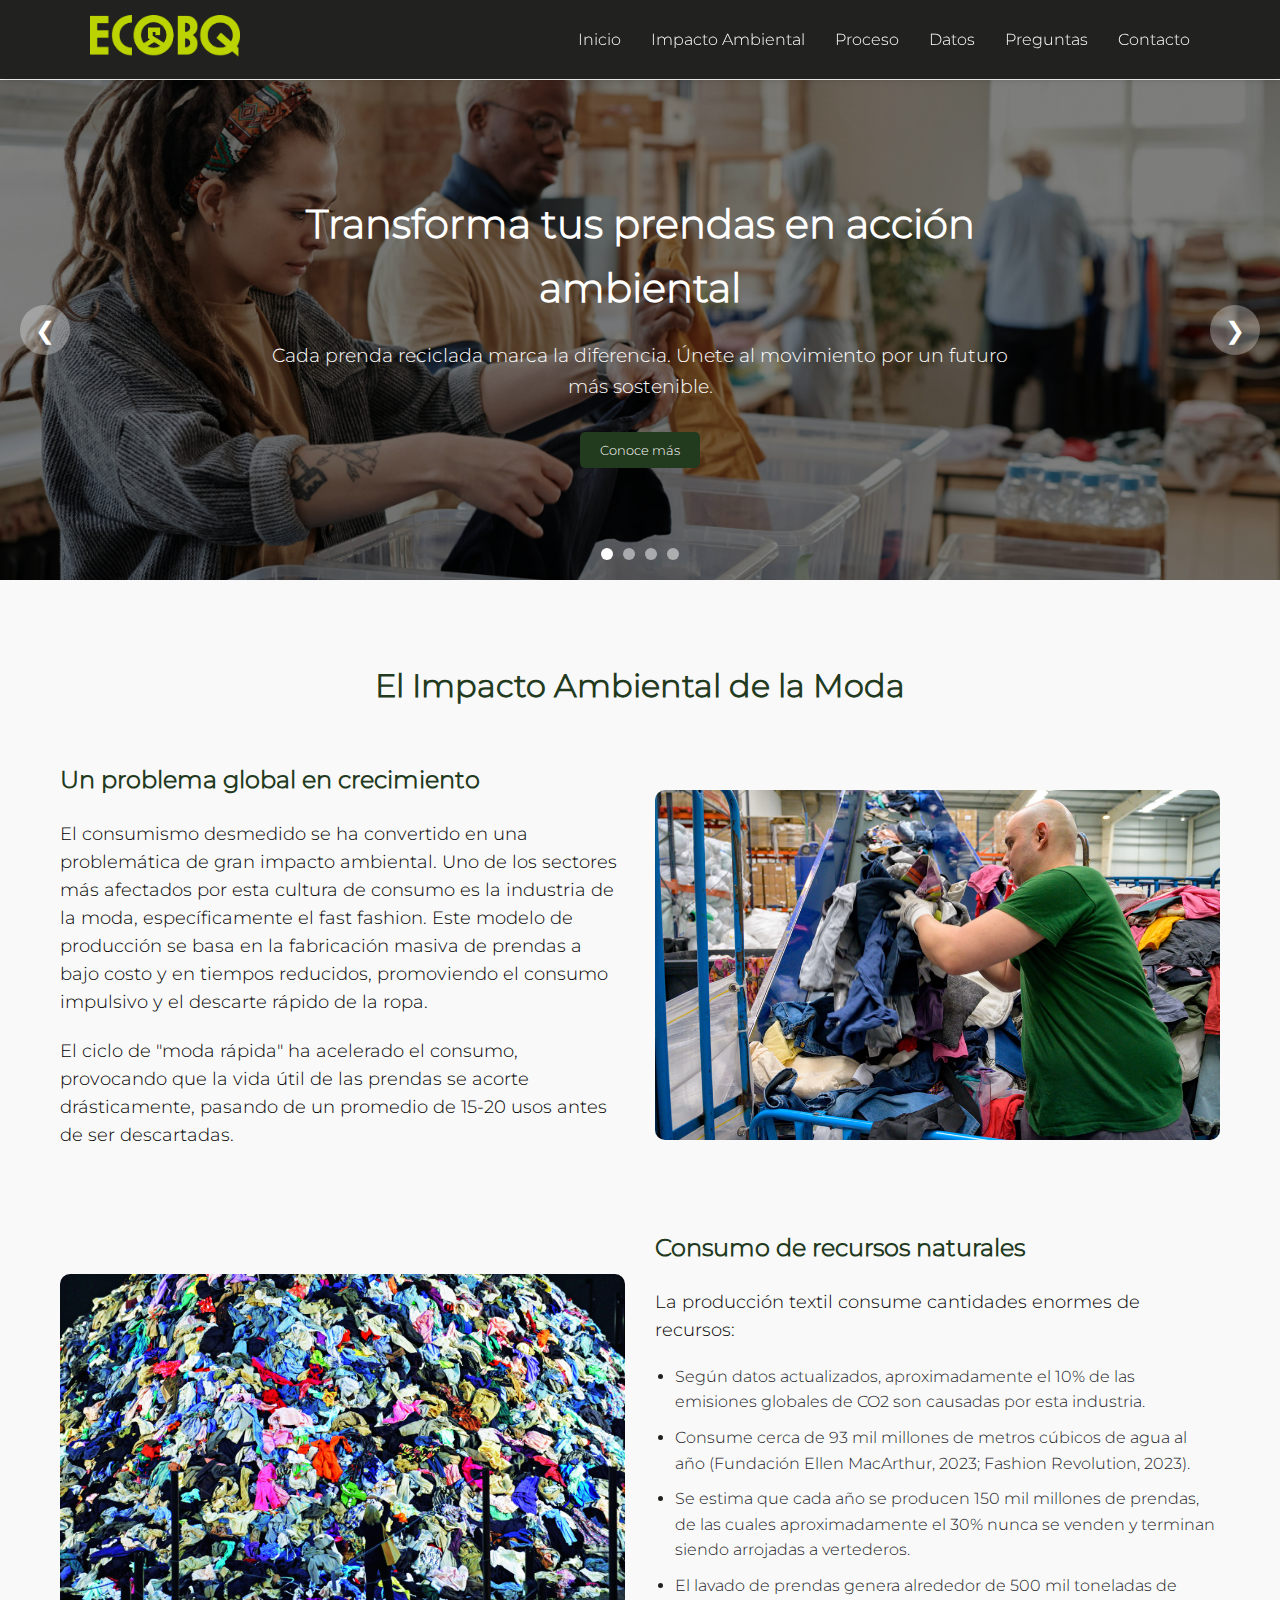
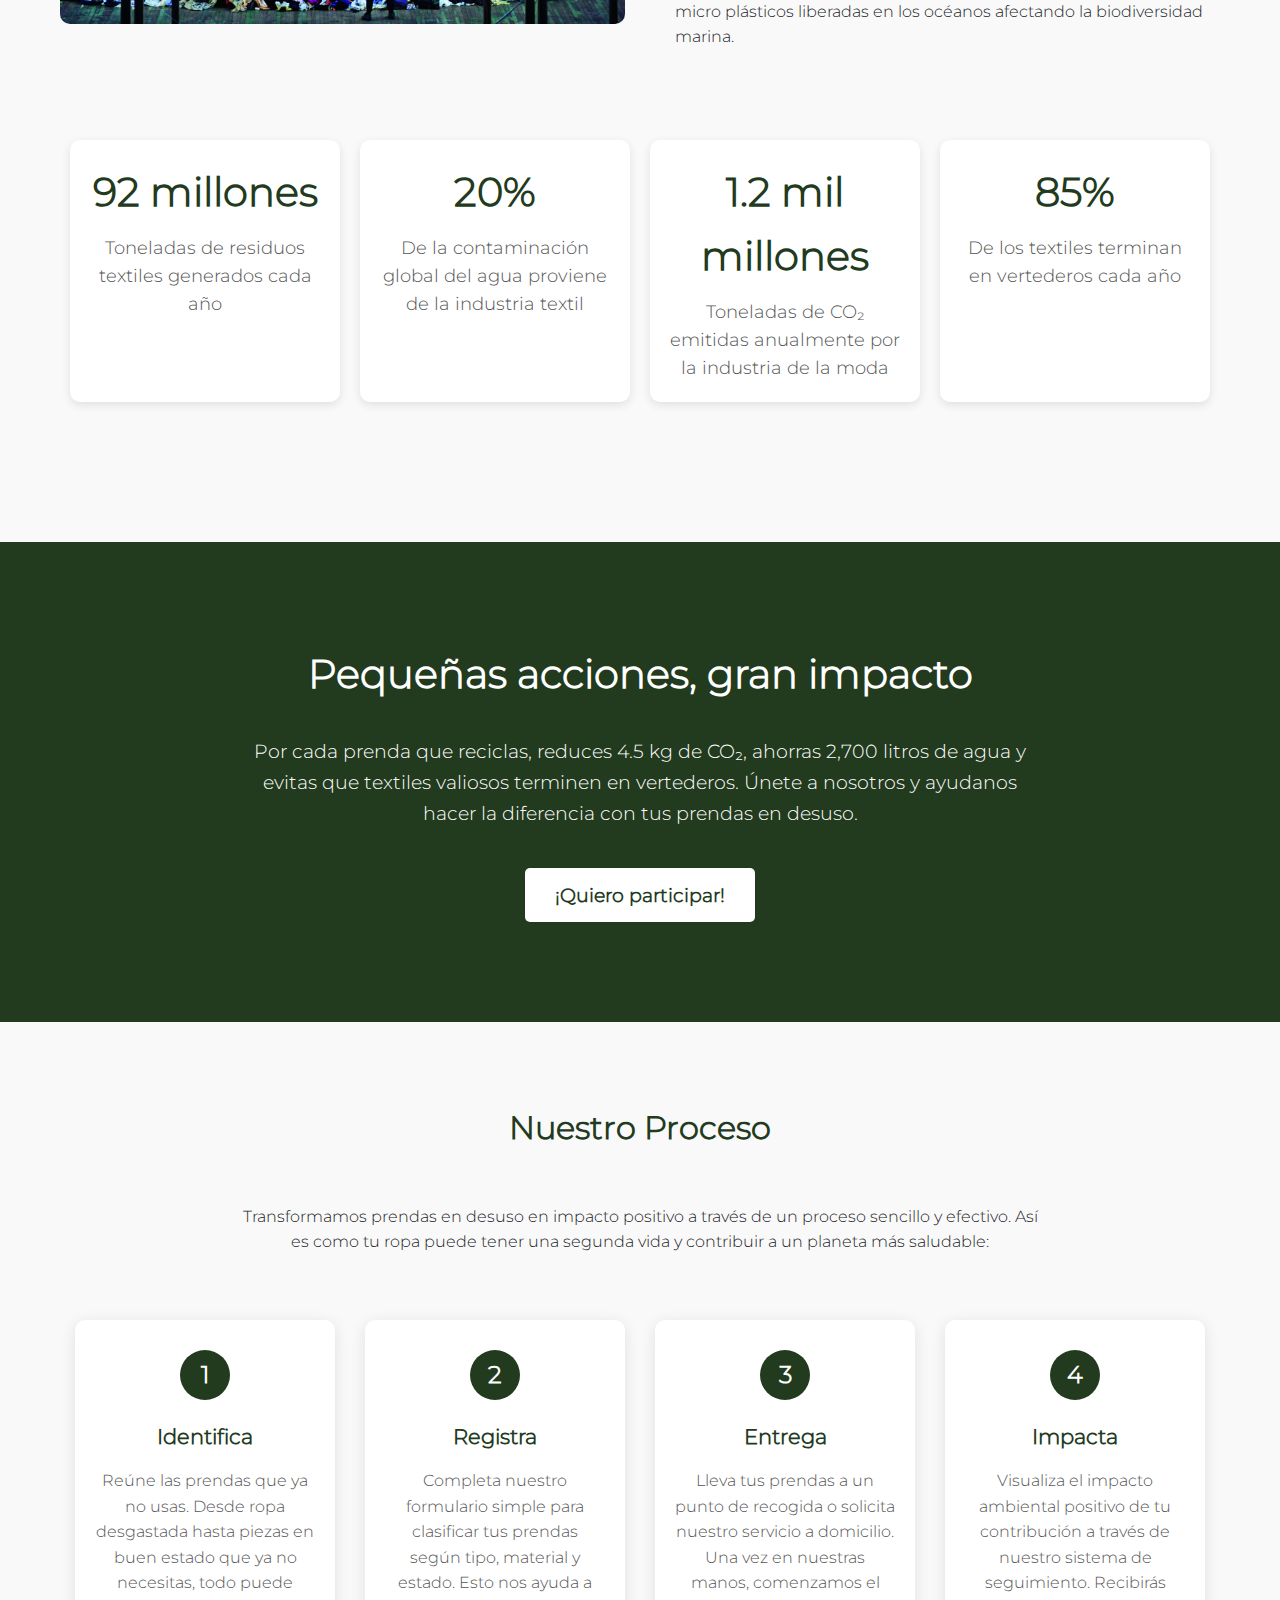
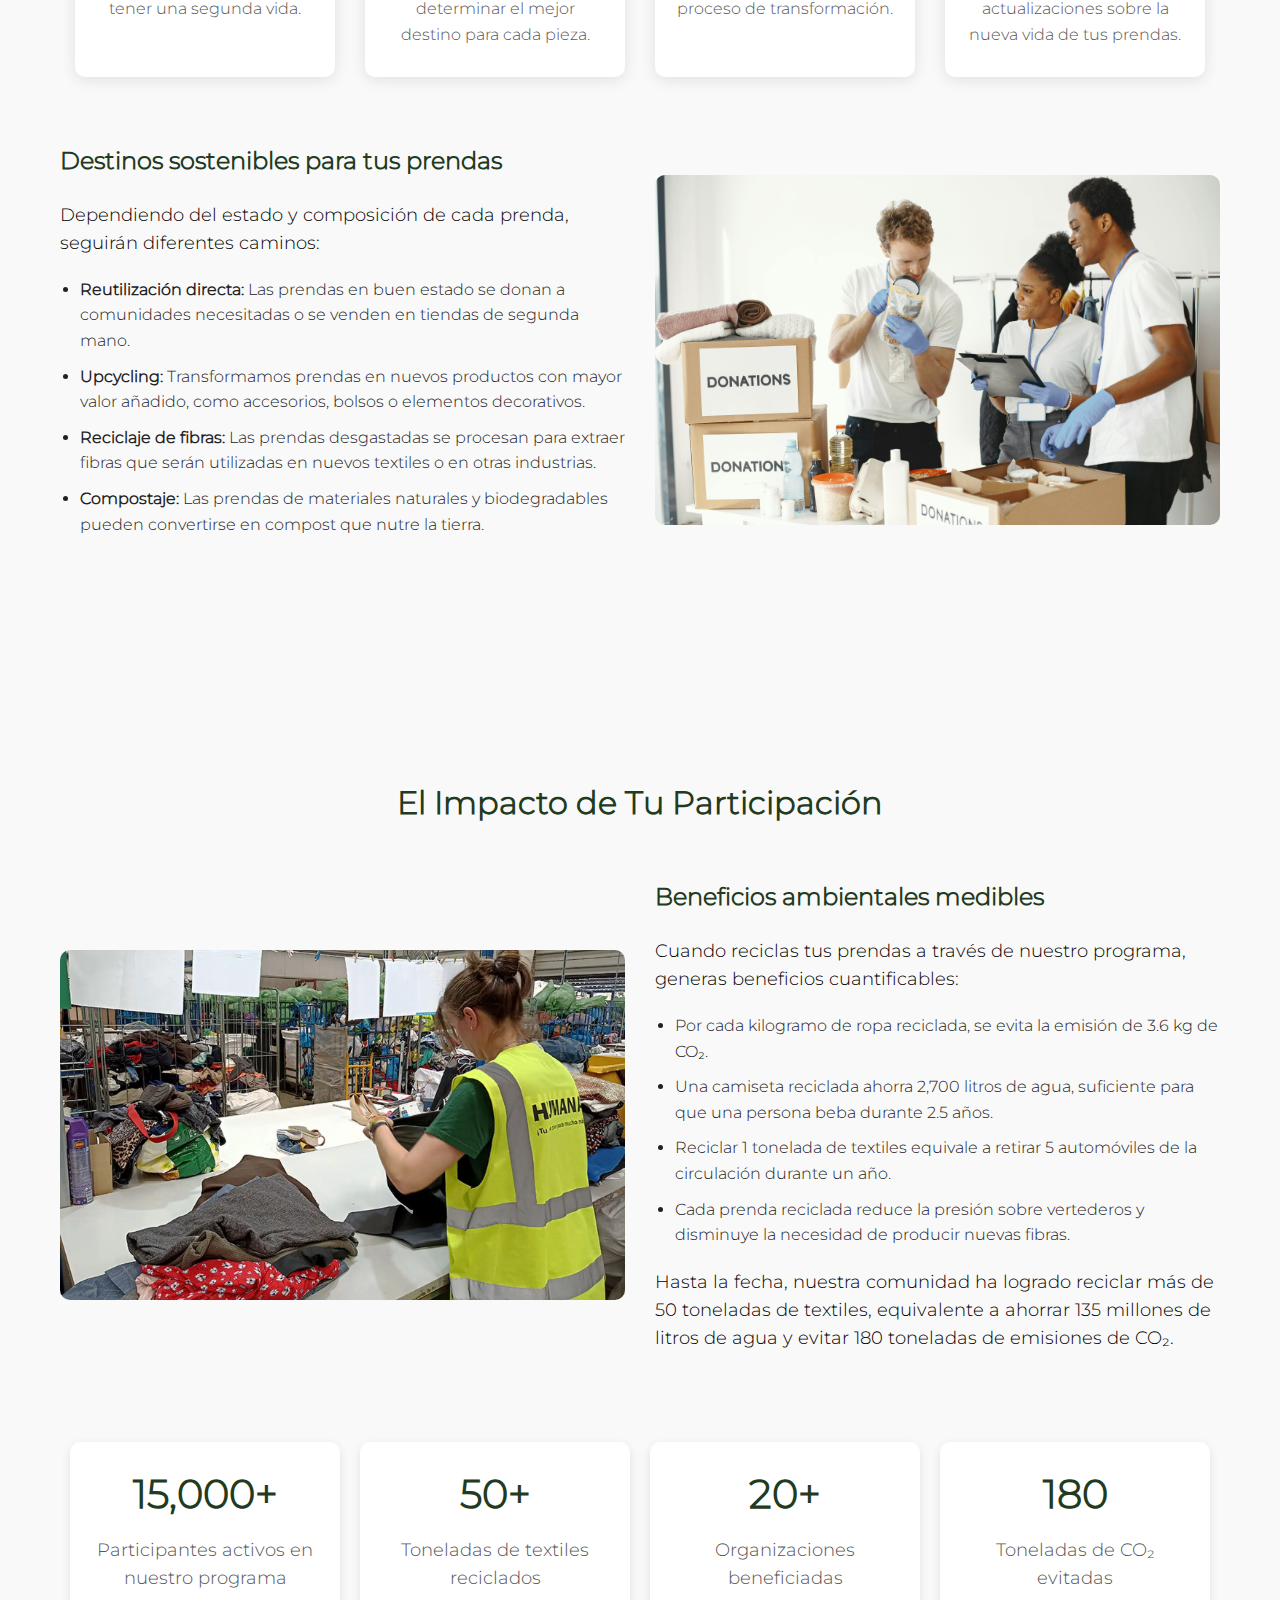
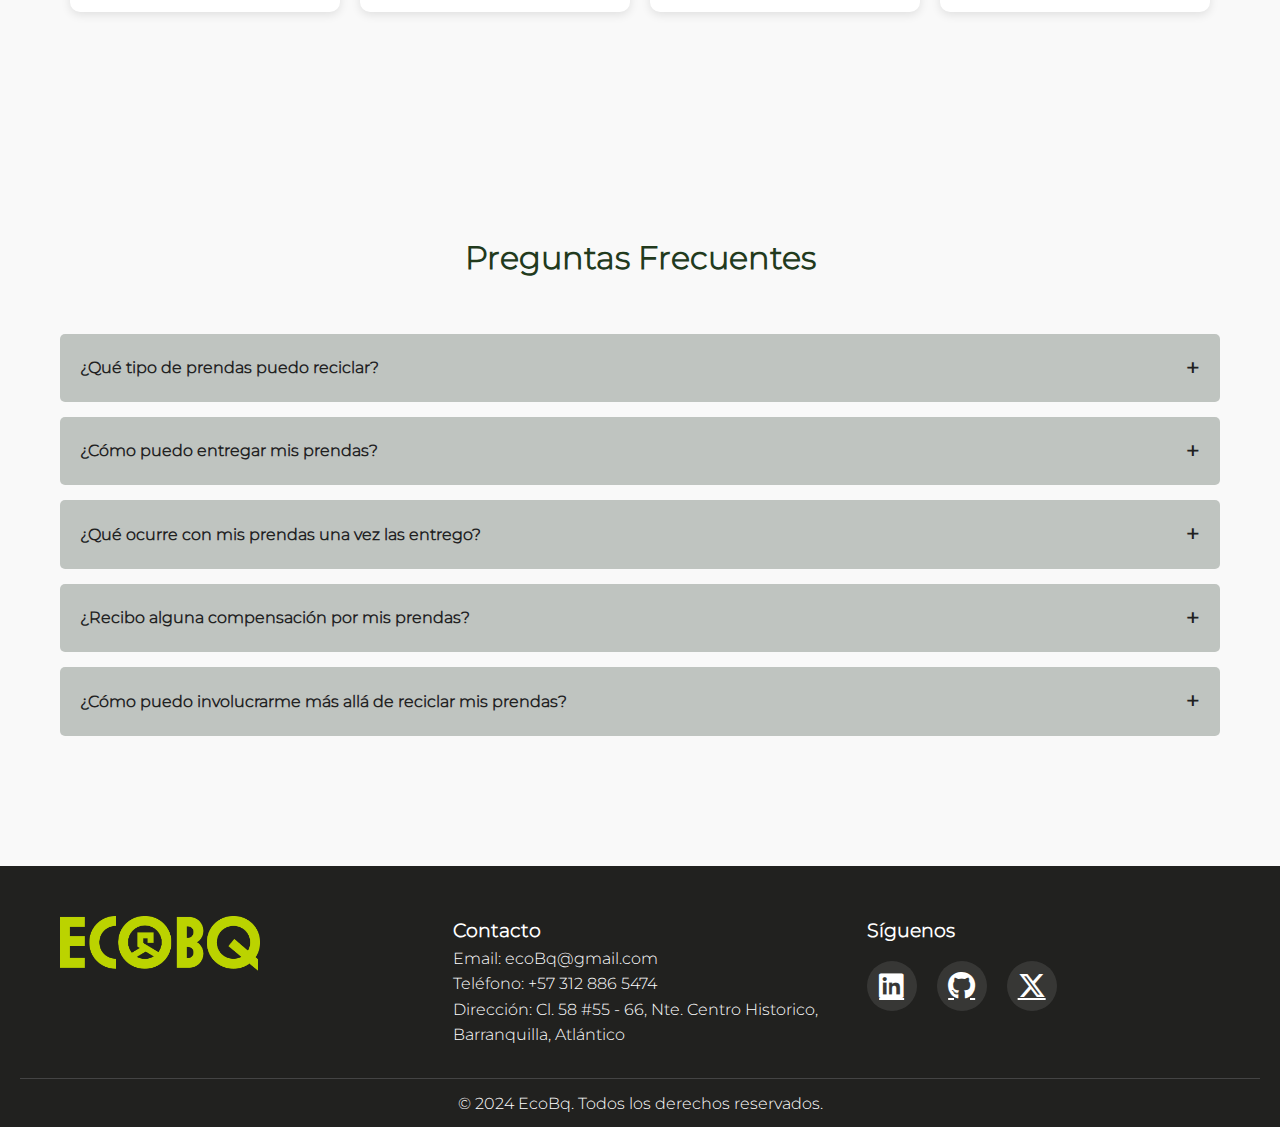
<file: index.html>
<!DOCTYPE html>
<html lang="es">
<head>
    <meta charset="UTF-8">
    <meta name="viewport" content="width=device-width, initial-scale=1.0">
    <title>EcoBq</title>
    <link rel="stylesheet" href="https://cdnjs.cloudflare.com/ajax/libs/font-awesome/6.5.1/css/all.min.css">
   <link rel="stylesheet" href="./style.css">
   <script src="./scripts.js"></script>
</head>
<body>
    <header>
        <div class="header-container">
            <div class="logo">
                <img src="./img/logo.png" alt="EcoBq Logo">
            </div>
            <nav>
                <ul>
                    <li><a href="#inicio">Inicio</a></li>
                    <li><a href="#impacto">Impacto Ambiental</a></li>
                    <li><a href="#proceso">Proceso</a></li>
                    <li><a href="#datos">Datos</a></li>
                    <li><a href="#preguntas">Preguntas</a></li>
                    <li><a href="contacto.html">Contacto</a></li>
                </ul>
            </nav>
        </div>
    </header>

    <div class="carousel-container" id="inicio">
        <div class="carousel">
            <div class="carousel-item" style="background-image: url('./img/pexels-julia-m-cameron-6994833.jpg')">
                <div class="carousel-content">
                    <h2>Transforma tus prendas en acción ambiental</h2>
                    <p>Cada prenda reciclada marca la diferencia. Únete al movimiento por un futuro más sostenible.</p>
                    <button class="btn">Conoce más</button>
                </div>
            </div>
            <div class="carousel-item" style="background-image: url('./img/20240313PHT19312-cl.jpg')">
                <div class="carousel-content">
                    <h2>El verdadero costo de la moda</h2>
                    <p>La industria textil es la segunda más contaminante del mundo. Cambiemos esto juntos.</p>
                    <button class="btn">Ver impacto</button>
                </div>
            </div>
            <div class="carousel-item" style="background-image: url('./img/wardrobe-5961193_1280.jpg')">
                <div class="carousel-content">
                    <h2>Economía circular en acción</h2>
                    <p>Convierte tus prendas en desuso en recursos valiosos para un planeta más saludable.</p>
                    <button class="btn">Descubre cómo</button>
                </div>
            </div>
            <div class="carousel-item last-item" style="background-image: url('./img/app.png')">
                <div class="carousel-content">
                    <h2>EcoBq también en móviles</h2>
                    <p>Puedes descargar nuestra app tanto en playStore como en appStore.</p>
                    
                    <a href="https://www.figma.com/proto/Z8Eh9Zln43NE2LWK1vQgnI/Prototipado-ECOBQ?node-id=0-1&p=f&t=NJwgJBoG0FWCPU8j-0&scaling=scale-down&content-scaling=fixed&page-id=0%3A1&starting-point-node-id=140%3A626" target="_blank" class="btn btn-bottom-left">Descargar App</a>
                </div>
            </div>
        </div>
    <button class="carousel-prev">&#10094;</button>
    <button class="carousel-next">&#10095;</button>
    <div class="carousel-nav">
        <button class="carousel-dot active" data-index="0"></button>
        <button class="carousel-dot" data-index="1"></button>
        <button class="carousel-dot" data-index="2"></button>
        <button class="carousel-dot" data-index="3"></button> <!-- Nuevo punto de navegación -->
    </div>
</div>

    <section class="section" id="impacto">
        <h2 class="section-title">El Impacto Ambiental de la Moda</h2>
        
        <div class="info-container">
            <div class="info-text">
                <h3>Un problema global en crecimiento</h3>
                <p>El consumismo desmedido se ha convertido en una problemática de gran impacto ambiental. Uno de los sectores más afectados por esta cultura de consumo es la industria de la moda, específicamente el fast fashion. Este modelo de producción se basa en la fabricación masiva de prendas a bajo costo y en tiempos reducidos, promoviendo el consumo impulsivo y el descarte rápido de la ropa. </p>
                <p>El ciclo de "moda rápida" ha acelerado el consumo, provocando que la vida útil de las prendas se acorte drásticamente, pasando de un promedio de 15-20 usos antes de ser descartadas.</p>
            </div>
            <div class="info-image" style="background-image: url('./img/Humana_Dia-Mundial-del-Reciclaje_1.jpg')"></div>
        </div>
        
        <div class="info-container">
            <div class="info-image" style="background-image: url('./img/4256-e1474373288138.jpg')"></div>
            <div class="info-text">
                <h3>Consumo de recursos naturales</h3>
                <p>La producción textil consume cantidades enormes de recursos:</p>
                <ul>
                    <li>Según datos actualizados, aproximadamente el 10% de las emisiones globales de CO2 son causadas por esta industria.</li>
                    <li>Consume cerca de 93 mil millones de metros cúbicos de agua al año (Fundación Ellen MacArthur, 2023; Fashion Revolution, 2023).</li>
                    <li>Se estima que cada año se producen 150 mil millones de prendas, de las cuales aproximadamente el 30% nunca se venden y terminan siendo arrojadas a vertederos.</li>
                    <li>El lavado de prendas genera alrededor de 500 mil toneladas de micro plásticos liberadas en los océanos afectando la biodiversidad marina.</li>
                </ul>
            </div>
        </div>
        
        <div class="stats-container">
            <div class="stat-item">
                <div class="stat-number">92 millones</div>
                <div class="stat-text">Toneladas de residuos textiles generados cada año</div>
            </div>
            <div class="stat-item">
                <div class="stat-number">20%</div>
                <div class="stat-text">De la contaminación global del agua proviene de la industria textil</div>
            </div>
            <div class="stat-item">
                <div class="stat-number">1.2 mil millones</div>
                <div class="stat-text">Toneladas de CO₂ emitidas anualmente por la industria de la moda</div>
            </div>
            <div class="stat-item">
                <div class="stat-number">85%</div>
                <div class="stat-text">De los textiles terminan en vertederos cada año</div>
            </div>
        </div>
    </section>

    <section class="cta-section">
        <div class="cta-container">
            <h2>Pequeñas acciones, gran impacto</h2>
            <p>Por cada prenda que reciclas, reduces 4.5 kg de CO₂, ahorras 2,700 litros de agua y evitas que textiles valiosos terminen en vertederos. Únete a nosotros y ayudanos hacer la diferencia con tus prendas en desuso.</p>
            <button class="cta-btn">¡Quiero participar!</button>
        </div>
    </section>

    <section class="section" id="proceso">
        <h2 class="section-title">Nuestro Proceso</h2>
        
        <p style="text-align: center; max-width: 800px; margin: 0 auto 40px;">Transformamos prendas en desuso en impacto positivo a través de un proceso sencillo y efectivo. Así es como tu ropa puede tener una segunda vida y contribuir a un planeta más saludable:</p>
        
        <div class="process-container">
            <div class="process-step">
                <div class="step-number">1</div>
                <div class="step-title">Identifica</div>
                <p class="step-description">Reúne las prendas que ya no usas. Desde ropa desgastada hasta piezas en buen estado que ya no necesitas, todo puede tener una segunda vida.</p>
            </div>
            <div class="process-step">
                <div class="step-number">2</div>
                <div class="step-title">Registra</div>
                <p class="step-description">Completa nuestro formulario simple para clasificar tus prendas según tipo, material y estado. Esto nos ayuda a determinar el mejor destino para cada pieza.</p>
            </div>
            <div class="process-step">
                <div class="step-number">3</div>
                <div class="step-title">Entrega</div>
                <p class="step-description">Lleva tus prendas a un punto de recogida o solicita nuestro servicio a domicilio. Una vez en nuestras manos, comenzamos el proceso de transformación.</p>
            </div>
            <div class="process-step">
                <div class="step-number">4</div>
                <div class="step-title">Impacta</div>
                <p class="step-description">Visualiza el impacto ambiental positivo de tu contribución a través de nuestro sistema de seguimiento. Recibirás actualizaciones sobre la nueva vida de tus prendas.</p>
            </div>
        </div>
        
        <div class="info-container">
            <div class="info-text">
                <h3>Destinos sostenibles para tus prendas</h3>
                <p>Dependiendo del estado y composición de cada prenda, seguirán diferentes caminos:</p>
                <ul>
                    <li><strong>Reutilización directa:</strong> Las prendas en buen estado se donan a comunidades necesitadas o se venden en tiendas de segunda mano.</li>
                    <li><strong>Upcycling:</strong> Transformamos prendas en nuevos productos con mayor valor añadido, como accesorios, bolsos o elementos decorativos.</li>
                    <li><strong>Reciclaje de fibras:</strong> Las prendas desgastadas se procesan para extraer fibras que serán utilizadas en nuevos textiles o en otras industrias.</li>
                    <li><strong>Compostaje:</strong> Las prendas de materiales naturales y biodegradables pueden convertirse en compost que nutre la tierra.</li>
                </ul>
            </div>
            <div class="info-image" style="background-image: url('./img/pexels-gustavo-fring-7156168.jpg')"></div>
        </div>
    </section>

    <section class="section" id="datos">
        <h2 class="section-title">El Impacto de Tu Participación</h2>
        
        <div class="info-container">
            <div class="info-image" style="background-image: url('./img/arc_217534_g.webp')"></div>
            <div class="info-text">
                <h3>Beneficios ambientales medibles</h3>
                <p>Cuando reciclas tus prendas a través de nuestro programa, generas beneficios cuantificables:</p>
                <ul>
                    <li>Por cada kilogramo de ropa reciclada, se evita la emisión de 3.6 kg de CO₂.</li>
                    <li>Una camiseta reciclada ahorra 2,700 litros de agua, suficiente para que una persona beba durante 2.5 años.</li>
                    <li>Reciclar 1 tonelada de textiles equivale a retirar 5 automóviles de la circulación durante un año.</li>
                    <li>Cada prenda reciclada reduce la presión sobre vertederos y disminuye la necesidad de producir nuevas fibras.</li>
                </ul>
                <p>Hasta la fecha, nuestra comunidad ha logrado reciclar más de 50 toneladas de textiles, equivalente a ahorrar 135 millones de litros de agua y evitar 180 toneladas de emisiones de CO₂.</p>
            </div>
        </div>
        
        <div class="stats-container">
            <div class="stat-item">
                <div class="stat-number">15,000+</div>
                <div class="stat-text">Participantes activos en nuestro programa</div>
            </div>
            <div class="stat-item">
                <div class="stat-number">50+</div>
                <div class="stat-text">Toneladas de textiles reciclados</div>
            </div>
            <div class="stat-item">
                <div class="stat-number">20+</div>
                <div class="stat-text">Organizaciones beneficiadas</div>
            </div>
            <div class="stat-item">
                <div class="stat-number">180</div>
                <div class="stat-text">Toneladas de CO₂ evitadas</div>
            </div>
        </div>
    </section>

    <section class="section" id="preguntas">
        <h2 class="section-title">Preguntas Frecuentes</h2>
        
        <div class="accordion">
            <div class="accordion-item">
                <div class="accordion-header">¿Qué tipo de prendas puedo reciclar?</div>
                <div class="accordion-content">
                    <p>Aceptamos prácticamente todo tipo de prendas de vestir, de algodon, lino, lana, nylon, etc. las prendas muy dañadas se transformar en nuevas fibras o productos y si están en buen estado se, rediseñan, priorizando el upcycling.</p>
                </div>
            </div>
            <div class="accordion-item">
                <div class="accordion-header">¿Cómo puedo entregar mis prendas?</div>
                <div class="accordion-content">
                    <p>Tienes varias opciones:</p>
                    <ul class="options-list">
                        <li><i class="fas fa-map-marker-alt option-icon"></i> <span>Entregar en nuestros puntos de recogida (consulta el mapa en nuestra web)</span></li>
                        <li><i class="fas fa-truck option-icon"></i> <span>Solicitar recogida a domicilio para cantidades superiores a 5kg</span></li>
                        <li><i class="fas fa-envelope option-icon"></i> <span>Enviar por correo postal usando nuestra etiqueta prepagada</span></li>
                        <li><i class="fas fa-users option-icon"></i> <span>Participar en nuestras campañas de recogida en empresas y colegios</span></li>
                    </ul>
                </div>
            </div>
            <div class="accordion-item">
                <div class="accordion-header">¿Qué ocurre con mis prendas una vez las entrego?</div>
                <div class="accordion-content">
                    <p>Seguimos un proceso meticuloso de clasificación basado en el tipo de prenda, material y estado. Aproximadamente:</p>
                    <ul>
                        <li>45% se reutilizan como prendas de segunda mano</li>
                        <li>30% se transforman en nuevos productos (upcycling)</li>
                        <li>20% se reciclan para obtener fibras o materiales</li>
                        <li>5% (materiales no reciclables) se utilizan para generar energía</li>
                    </ul>
                    <p>Si registras tus prendas en nuestra plataforma, podrás recibir información sobre el destino específico de tu donación.</p>
                </div>
            </div>
            <div class="accordion-item">
                <div class="accordion-header">¿Recibo alguna compensación por mis prendas?</div>
                <div class="accordion-content">
                    <p>Sí, ofrecemos varias formas de reconocimiento por tu contribución:</p>
                    <ul>
                        <li>Puntos de impacto que puedes canjear por descuentos en marcas sostenibles asociadas</li>
                        <li>Para grandes cantidades (empresas o eventos), ofrecemos reportes personalizados de sostenibilidad</li>
                    </ul>
                    <p>Nuestro objetivo principal es maximizar el impacto positivo ambiental y social, no económico.</p>
                </div>
            </div>
            <div class="accordion-item">
                <div class="accordion-header">¿Cómo puedo involucrarme más allá de reciclar mis prendas?</div>
                <div class="accordion-content">
                    <p>¡Hay muchas formas de amplificar tu impacto!</p>
                    <ul>
                        <li>Convertirte en embajador y organizar eventos de recogida en tu comunidad</li>
                        <li>Participar como voluntario en nuestros centros de clasificación</li>
                        <li>Tomar parte en nuestros talleres de upcycling y aprender a transformar prendas</li>
                        <li>Proponer a tu empresa o centro educativo que se una a nuestro programa corporativo</li>
                        <li>Difundir nuestro mensaje en redes sociales y entre tus contactos</li>
                    </ul>
                </div>
            </div>
        </div>
    </section>

    <footer class="footer">
        <div class="footer-container">
            <div class="footer-logo">
                <img src="./img/logo.png" alt="EcoBq Logo">
            </div>
            <div class="footer-contact">
                <h3>Contacto</h3>
                <p>Email: ecoBq@gmail.com</p>
                <p>Teléfono: +57 312 886 5474</p>
                <p>Dirección: Cl. 58 #55 - 66, Nte. Centro Historico, Barranquilla, Atlántico</p>
            </div>
            <div class="footer-social">
                <h3>Síguenos</h3>
                <div class="social-links">
                    <a href="https://linkedin.com/company/ecobq" target="_blank" aria-label="LinkedIn">
                        <i class="fab fa-linkedin"></i>
                    </a>
                    <a href="https://github.com/ecobq" target="_blank" aria-label="GitHub">
                        <i class="fab fa-github"></i>
                    </a>
                    <a href="https://twitter.com/ecobq" target="_blank" aria-label="Twitter">
                        <i class="fab fa-x-twitter"></i>
                    </a>
                </div>
            </div>
        </div>
        <div class="copyright">
            <p>&copy; 2024 EcoBq. Todos los derechos reservados.</p>
        </div>
    </footer>

</body>
</file>
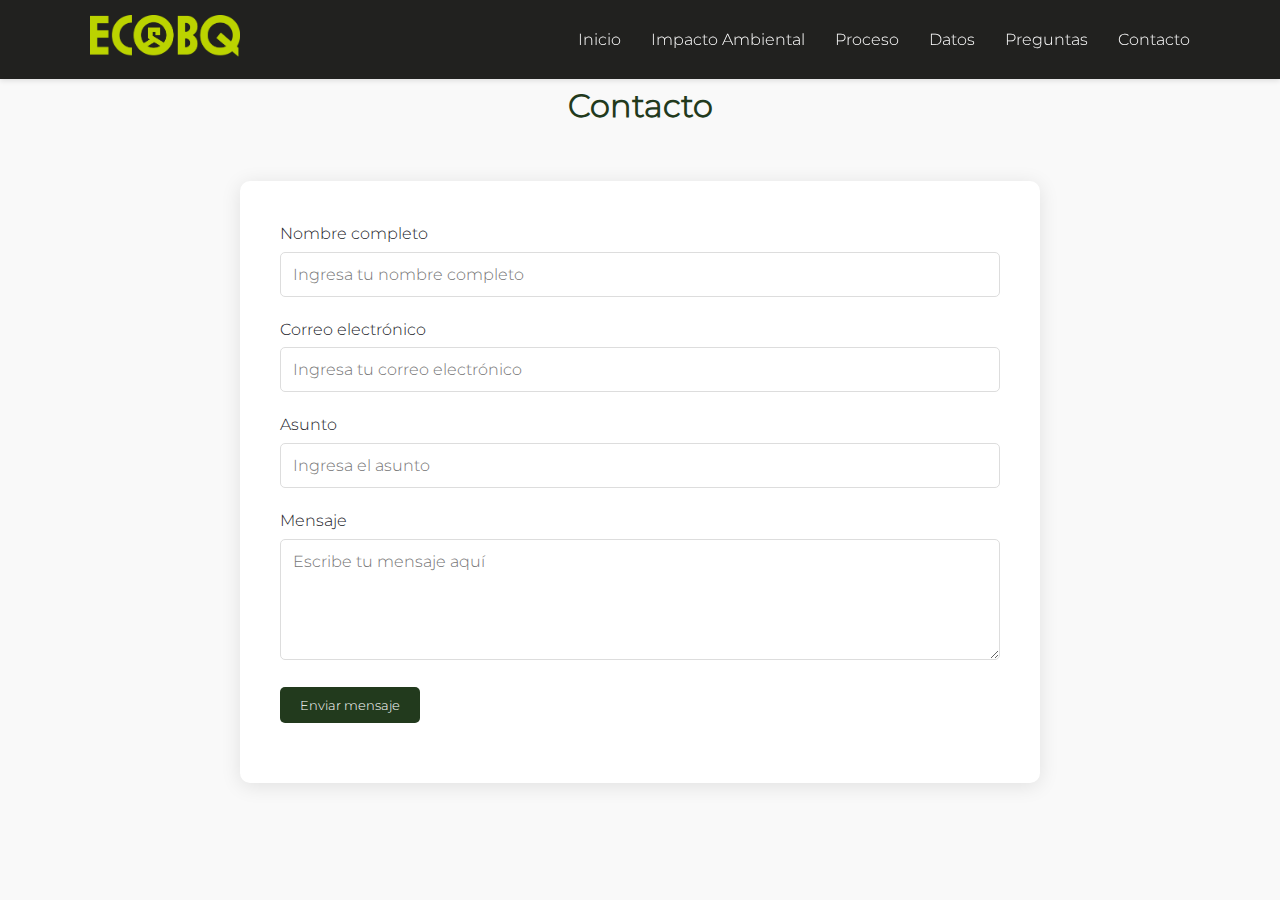
<file: contacto.html>
<!DOCTYPE html>
<html lang="es">
<head>
    <meta charset="UTF-8">
    <meta name="viewport" content="width=device-width, initial-scale=1.0">
    <title>Contacto - EcoBq</title>
    <link rel="stylesheet" href="./style.css">
    <script src="./scripts.js"></script>
</head>
<body>
    <header>
        <div class="header-container">
            <div class="logo">
                <img src="./img/logo.png" alt="EcoBq Logo">
            </div>
            <nav>
                <ul>
                    <li><a href="index.html#inicio">Inicio</a></li>
                    <li><a href="index.html#impacto">Impacto Ambiental</a></li>
                    <li><a href="index.html#proceso">Proceso</a></li>
                    <li><a href="index.html#datos">Datos</a></li>
                    <li><a href="index.html#preguntas">Preguntas</a></li>
                    <li><a href="contacto.html">Contacto</a></li>
                </ul>
            </nav>
        </div>
    </header>

    <section class="section" id="contacto">
        <h2 class="section-title">Contacto</h2>
        <div class="contact-form">
            <form id="contact-form">
                <div class="form-group">
                    <label for="name">Nombre completo</label>
                    <input type="text" id="name" name="name" placeholder="Ingresa tu nombre completo" required>
                </div>
                <div class="form-group">
                    <label for="email">Correo electrónico</label>
                    <input type="email" id="email" name="email" placeholder="Ingresa tu correo electrónico" required>
                </div>
                <div class="form-group">
                    <label for="subject">Asunto</label>
                    <input type="text" id="subject" name="subject" placeholder="Ingresa el asunto" required>
                </div>
                <div class="form-group">
                    <label for="message">Mensaje</label>
                    <textarea id="message" name="message" placeholder="Escribe tu mensaje aquí" rows="5" required></textarea>
                </div>
                <div class="form-group">
                    <button type="submit" class="btn">Enviar mensaje</button>
                </div>
            </form>
        </div>
    </section>
</body>
</html>
</file>
<file: style.css>
:root {
    --primary-color: #223a1d;
    --secondary-color: #c1d22d;
    --accent-color: #f57c00;
    --light-color: #bfc4c0;
    --dark-color: #21211f;
}
@font-face {
    font-family: 'Lineal';
    src: url('./fonts/Lineal/Lineal.otf') format('opentype');
    font-weight: normal;
    font-style: normal;
}

@font-face {
    font-family: 'Montserrat';
    src: url('./fonts/Montserrat/Montserrat-Light.ttf') format('opentype');
    font-weight: normal;
    font-style: normal;
}

/* div {
    display: grid;
    min-height: 100dvh;
    grid-template-rows: auto 1fr auto;
} */

* {
    margin: 0;
    padding: 0;
    box-sizing: border-box;
    font-family:'Montserrat', 'lineal', 'Segoe UI', Tahoma, Geneva, Verdana, sans-serif;
}

body {
    font-family: 'Montserrat';
    background-color: #f9f9f9;
    color: var(--dark-color);
    line-height: 1.6;
}

header {
    background-color: #21211f;
    box-shadow: 0 2px 5px rgba(0,0,0,0.1);
    position: fixed;
    width: 100%;
    top: 0;
    z-index: 1000;
}

.header-container {
    display: flex;
    justify-content: space-between;
    align-items: center;
    padding: 15px 50px;
    max-width: 1200px;
    margin: 0 auto;
}

.logo img {
    width: 150px;
    height: auto;
    margin-left: 0; 
    max-width: 100%; 
    object-fit: contain; 
}

nav ul {
    display: flex;
    list-style: none;
}

nav ul li {
    margin-left: 30px;
}

nav ul li a {
    text-decoration: none;
    color: white;
    font-weight: 500;
    transition: color 0.3s;
}

nav ul li a:hover {
    color: var(--secondary-color);
}

.btn {
    background-color: var(--primary-color);
    color: white;
    padding: 10px 20px;
    border: none;
    border-radius: 5px;
    cursor: pointer;
    font-weight: 500;
    transition: background-color 0.3s;
    text-decoration: none;
}

.btn:hover {
    background-color: var(--secondary-color);
}

.carousel-container {
    margin-top: 80px;
    position: relative;
    width: 100%;
    height: 500px;
    overflow: hidden;
}

.carousel {
    display: flex;
    transition: transform 0.5s ease-in-out;
    height: 100%;
}

.carousel-item {
    min-width: 100%;
    height: 100%;
    display: flex;
    flex-direction: column;
    justify-content: center;
    align-items: center;
    text-align: center;
    background-size: cover;
    background-position: center;
    color: white;
    position: relative;
}

.carousel-item::before {
    content: '';
    position: absolute;
    top: 0;
    left: 0;
    width: 100%;
    height: 100%;
    background-color: rgba(0, 0, 0, 0.5);
}


.carousel-content {
    position: relative;
    z-index: 2;
    max-width: 800px;
    padding: 0 20px;
}

.carousel-content h2 {
    font-size: 2.5rem;
    margin-bottom: 20px;
}

.carousel-content p {
    font-size: 1.2rem;
    margin-bottom: 30px;
}

.carousel-nav {
    position: absolute;
    bottom: 20px;
    left: 0;
    right: 0;
    display: flex;
    justify-content: center;
    gap: 10px;
}

.carousel-nav button {
    width: 12px;
    height: 12px;
    border-radius: 50%;
    border: none;
    background-color: rgba(255, 255, 255, 0.5);
    cursor: pointer;
    transition: background-color 0.3s;
}

.carousel-nav button.active {
    background-color: white;
}

.carousel-prev, .carousel-next {
    position: absolute;
    top: 50%;
    transform: translateY(-50%);
    background-color: rgba(255, 255, 255, 0.3);
    color: white;
    border: none;
    width: 50px;
    height: 50px;
    border-radius: 50%;
    font-size: 24px;
    cursor: pointer;
    z-index: 10;
    transition: background-color 0.3s;
}

.carousel-prev:hover, .carousel-next:hover {
    background-color: rgba(255, 255, 255, 0.5);
}

.carousel-prev {
    left: 20px;
}

.carousel-next {
    right: 20px;
}

.section {
    padding: 80px 20px;
    max-width: 1200px;
    margin: 0 auto;
}

.section-title {
    text-align: center;
    font-size: 2rem;
    margin-bottom: 50px;
    color: var(--primary-color);
}

.info-container {
    display: flex;
    flex-wrap: wrap;
    gap: 30px;
    align-items: center;
    margin-bottom: 60px;
}

.info-text {
    flex: 1;
    min-width: 300px;
}

.info-text h3 {
    font-size: 1.5rem;
    margin-bottom: 20px;
    color: var(--primary-color);
}

.info-text p {
    margin-bottom: 20px;
    font-size: 1.1rem;
    color: #000000;
}

.info-text ul, .info-text ol {
    margin-left: 20px;
    margin-bottom: 20px;
}

.info-text li {
    margin-bottom: 10px;
}

.info-image {
    flex: 1;
    min-width: 300px;
    height: 350px;
    background-size: cover;
    background-position: center;
    border-radius: 10px;
    overflow: hidden;
}

.stats-container {
    display: flex;
    flex-wrap: wrap;
    justify-content: space-between;
    margin: 50px 0;
}

.stat-item {
    flex: 1;
    min-width: 200px;
    text-align: center;
    padding: 20px;
    margin: 10px;
    background-color: white;
    border-radius: 10px;
    box-shadow: 0 3px 10px rgba(0,0,0,0.1);
}

.stat-number {
    font-size: 2.5rem;
    font-weight: bold;
    color: var(--primary-color);
    margin-bottom: 10px;
}

.stat-text {
    font-size: 1.1rem;
    color: #555;
}

.cta-section {
    background-color: var(--primary-color);
    color: white;
    padding: 100px 20px;
    text-align: center;
}

.cta-container {
    max-width: 800px;
    margin: 0 auto;
}

.cta-section h2 {
    font-size: 2.5rem;
    margin-bottom: 30px;
}

.cta-section p {
    font-size: 1.2rem;
    margin-bottom: 40px;
}

.cta-btn {
    background-color: white;
    color: var(--primary-color);
    padding: 15px 30px;
    font-size: 1.2rem;
    font-weight: bold;
    border: none;
    border-radius: 5px;
    cursor: pointer;
    transition: all 0.3s;
}

.cta-btn:hover {
    background-color: var(--light-color);
    transform: translateY(-3px);
}

.process-container {
    display: flex;
    flex-wrap: wrap;
    justify-content: space-between;
    margin: 50px 0;
}

.process-step {
    flex: 1;
    min-width: 250px;
    text-align: center;
    padding: 30px 20px;
    margin: 15px;
    background-color: white;
    border-radius: 10px;
    box-shadow: 0 3px 15px rgba(0,0,0,0.1);
    transition: transform 0.3s;
}

.process-step:hover {
    transform: translateY(-10px);
}

.step-number {
    display: inline-block;
    width: 50px;
    height: 50px;
    line-height: 50px;
    border-radius: 50%;
    background-color: var(--primary-color);
    color: white;
    font-size: 1.5rem;
    font-weight: bold;
    margin-bottom: 20px;
}

.step-title {
    font-size: 1.3rem;
    font-weight: bold;
    margin-bottom: 15px;
    color: var(--primary-color);
}

.step-description {
    color: #555;
}

.accordion {
    margin: 50px 0;
}

.accordion-item {
    margin-bottom: 15px;
    border-radius: 5px;
    overflow: hidden;
}

.accordion-header {
    background-color: var(--light-color);
    padding: 15px 20px;
    cursor: pointer;
    font-weight: bold;
    display: flex;
    justify-content: space-between;
    align-items: center;
}

.accordion-content {
    background-color: rgb(255, 255, 255);
    padding: 0;
    max-height: 0;
    overflow: hidden;
    transition: max-height 0.3s ease-out, padding 0.3s ease;
}

.accordion-content.active {
    padding: 20px;
    max-height: 500px;
}

.accordion-header::after {
    content: '+';
    font-size: 1.5rem;
    transition: transform 0.3s;
}

.accordion-item.active .accordion-header::after {
    transform: rotate(45deg);
}

.contact-form {
    background-color: white;
    padding: 40px;
    border-radius: 10px;
    box-shadow: 0 3px 20px rgba(0,0,0,0.1);
    max-width: 800px;
    margin: 0 auto;
}

.form-group {
    margin-bottom: 20px;
}

label {
    display: block;
    margin-bottom: 5px;
    font-weight: 500;
}

input, select, textarea {
    width: 100%;
    padding: 12px;
    border: 1px solid #ddd;
    border-radius: 5px;
    font-size: 1rem;
}

textarea {
    resize: vertical;
    min-height: 100px;
}

footer {
    background-color: var(--dark-color);
    color: white;
    padding: 50px 20px 10px;
}

.footer-logo {
    padding-left: 20px;  /* Añade espacio desde el borde izquierdo */
}

.footer-logo img {
    width: 200px;  /* Reduce el tamaño del logo */
    height: auto;
    display: block;  /* Asegura que la imagen se comporte como bloque */
    margin-bottom: 20px;  /* Añade espacio debajo del logo */
}

.footer-container {
    max-width: 1200px;
    margin: 0 auto;
    display: grid;
    grid-template-columns: repeat(auto-fit, minmax(200px, 1fr));
    gap: 40px;
}

.social-links {
    display: flex;
    gap: 20px;
    margin-top: 15px;
}

.social-links a {
    color: white;
    font-size: 28px;
    transition: all 0.3s ease;
    padding: 10px;
    border-radius: 50%;
    background-color: rgba(255, 255, 255, 0.1);
    display: flex;
    align-items: center;
    justify-content: center;
    width: 50px;
    height: 50px;
}

.social-links a:hover {
    color: var(--primary-color);
    background-color: white;
    transform: translateY(-3px);
}

.copyright {
    text-align: center;
    padding-top: 1%;
    margin-top: 30px;
    border-top: 1px solid #444;
}


@media (max-width: 768px) {
    .header-container {
        padding: 15px 20px;
        flex-direction: column;
        align-items: center;
    }
    
    nav ul {
        margin-top: 15px;
    }
    
    nav ul li {
        margin-left: 15px;
    }
    
    .carousel-container {
        height: 400px;
        margin-top: 120px;
    }
    
    .carousel-content h2 {
        font-size: 1.8rem;
    }
    
    .carousel-item .btn-bottom-left {
        bottom: 10px;
        left: 10px; 
        padding: 8px 16px; 
        font-size: 0.9rem;
    }

    .section {
        padding: 50px 20px;
    }
    
    .info-container {
        flex-direction: column;
    }
    
    .process-step {
        margin: 10px 0;
    }
}
</file>
